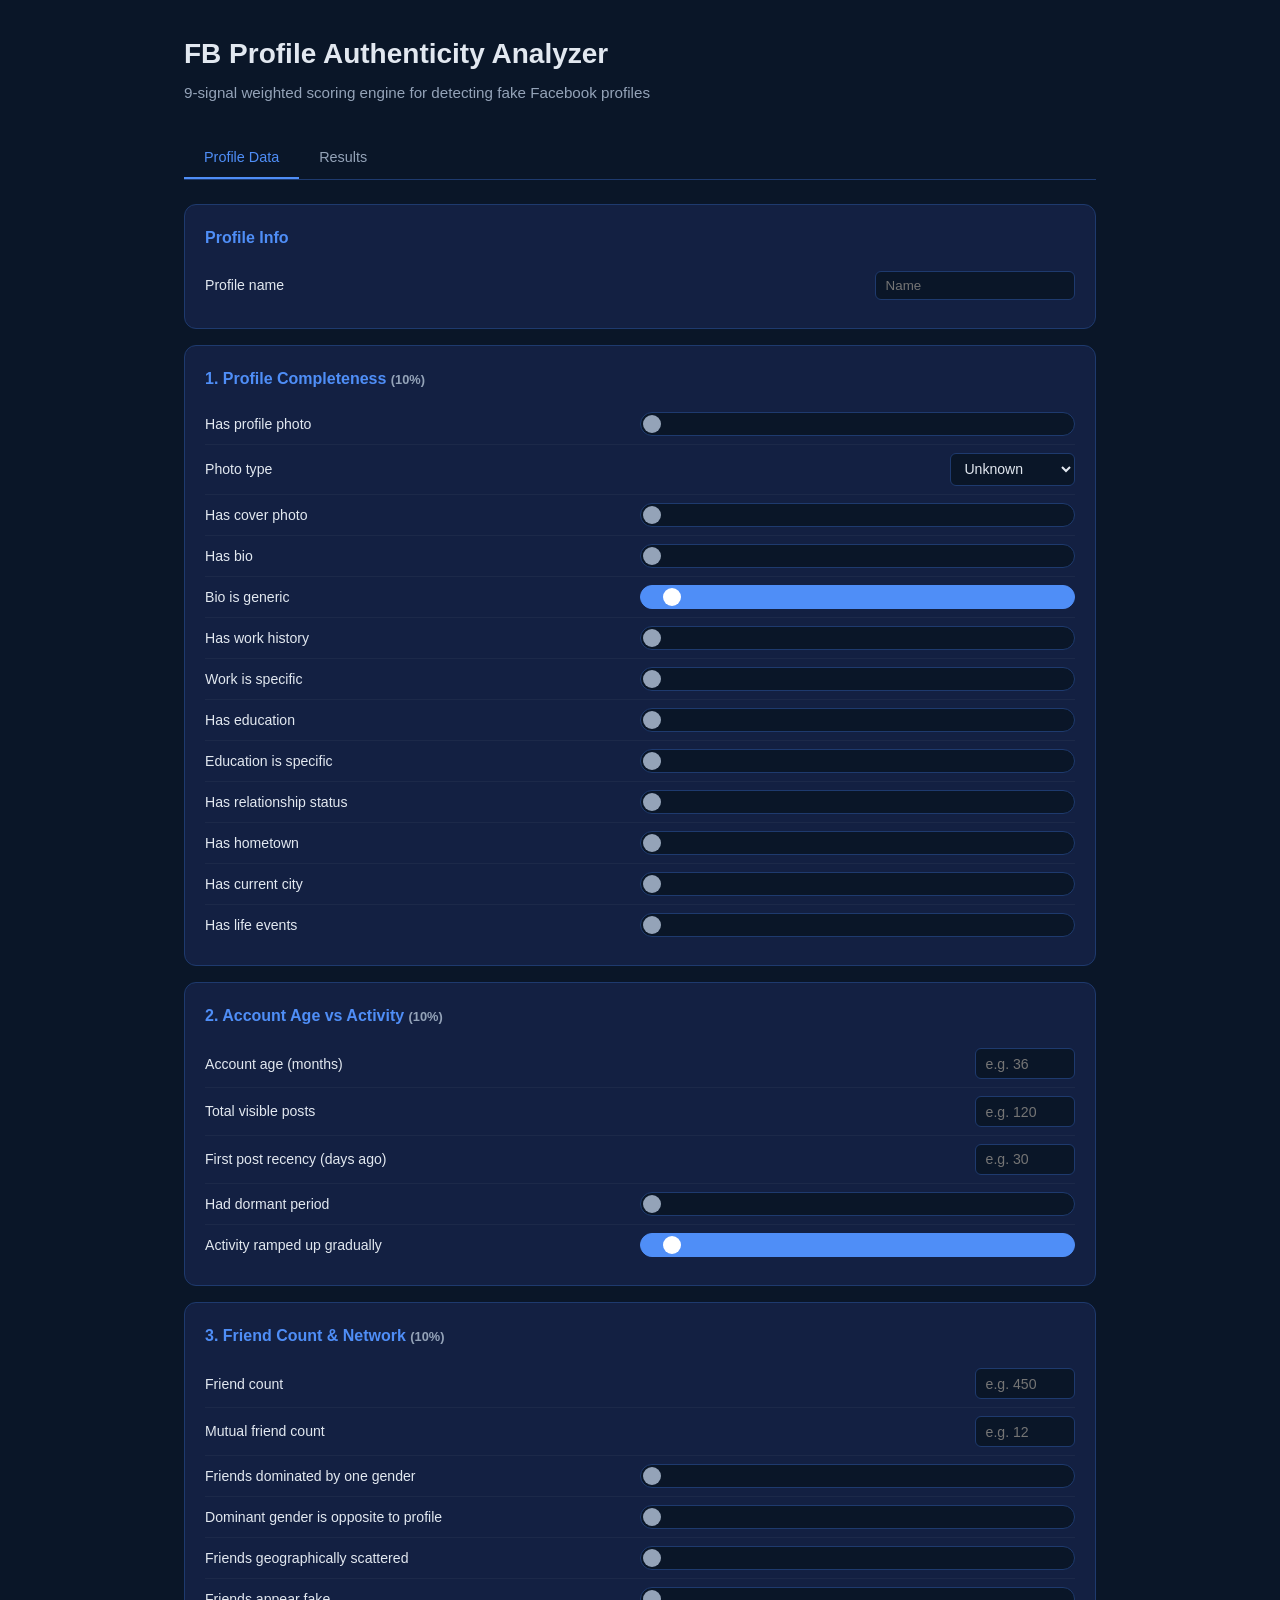
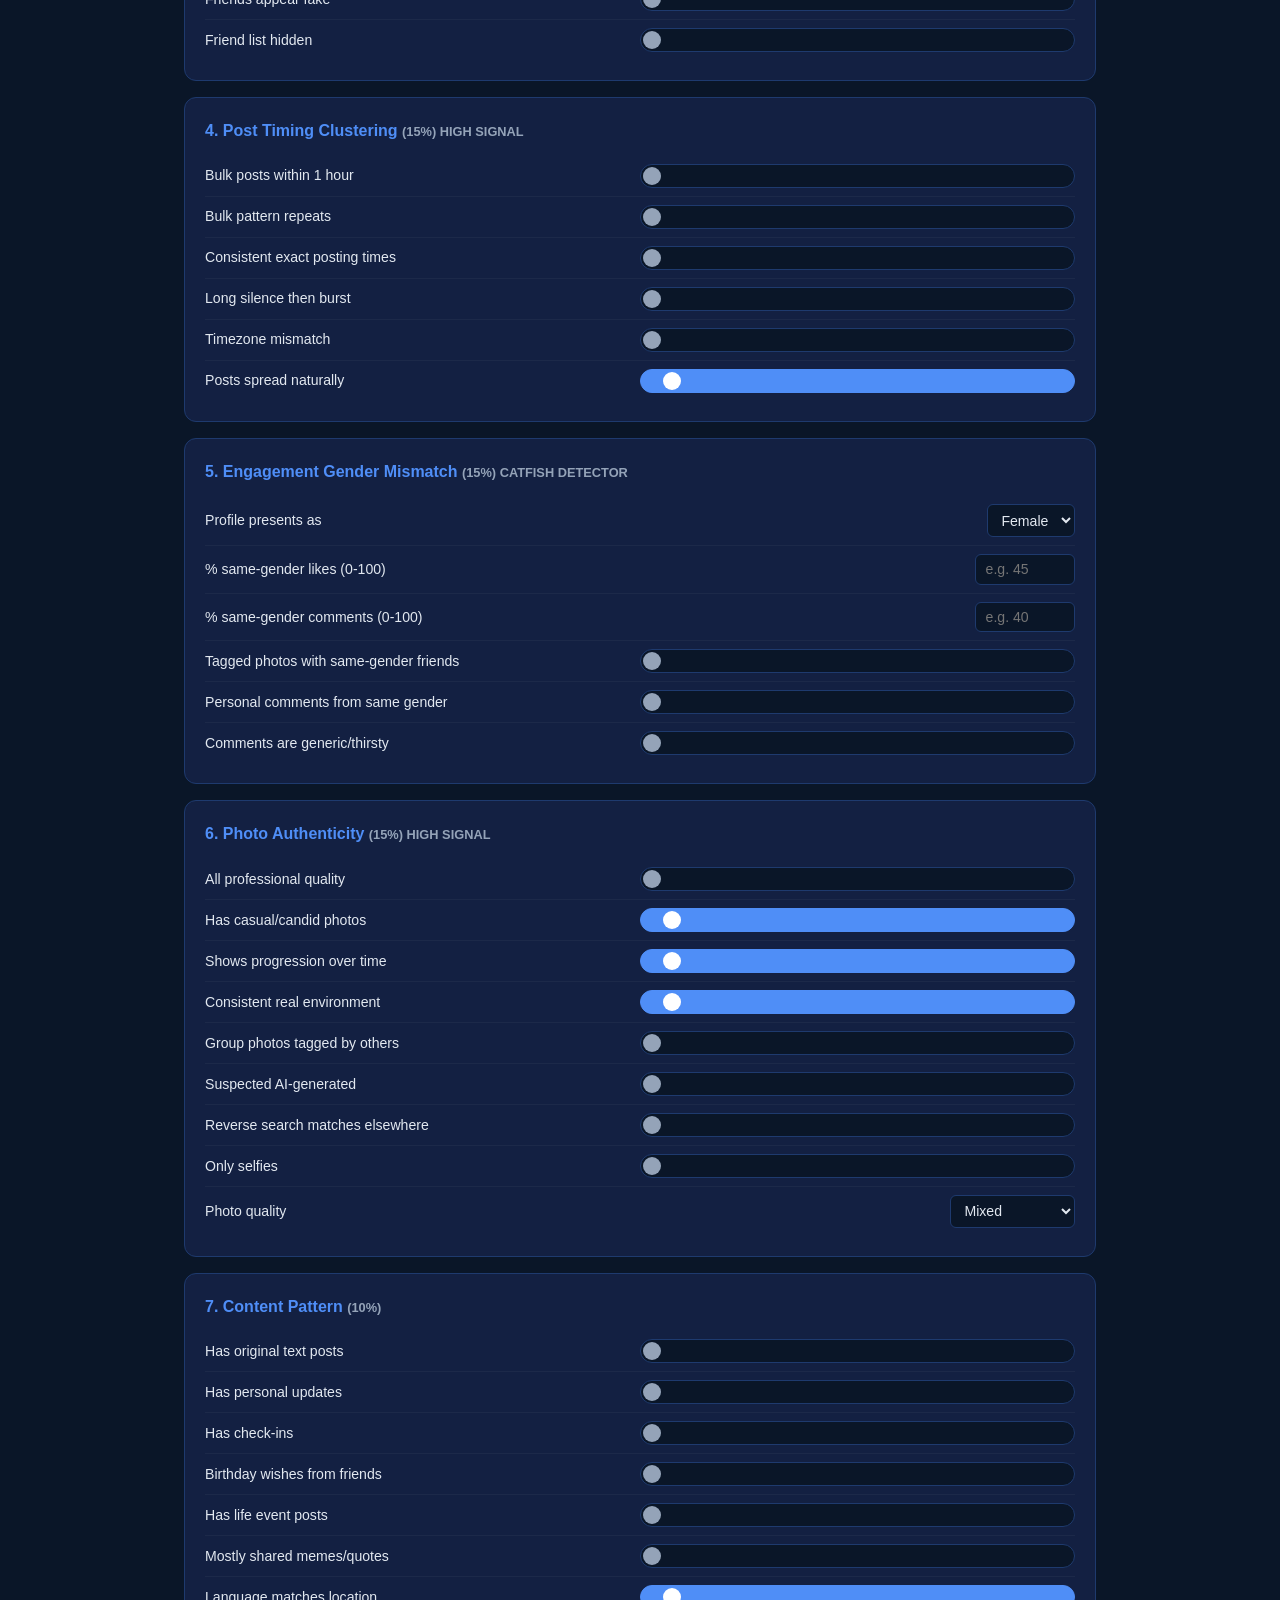
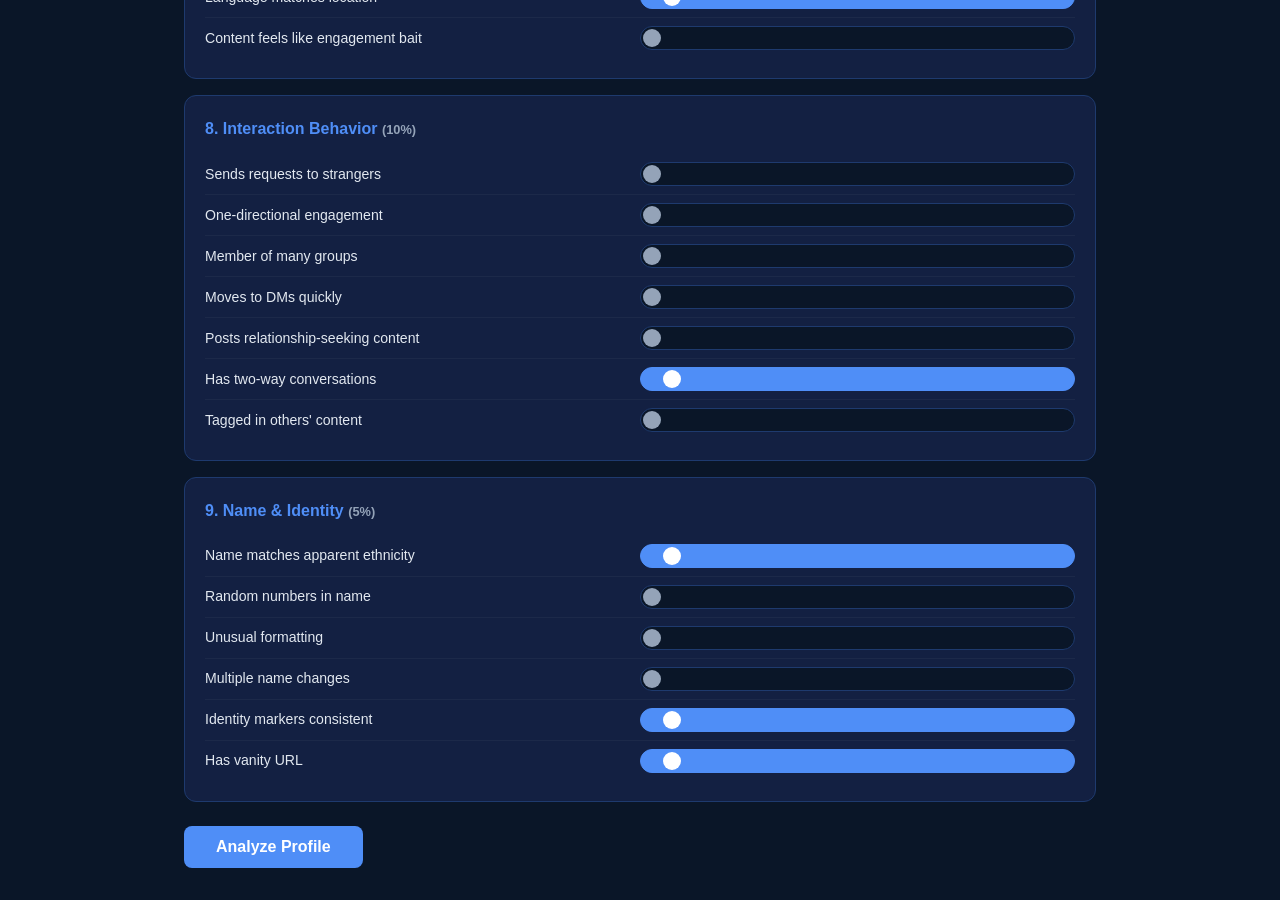
<file: frontend/index.html>
<!DOCTYPE html>
<html lang="en">
<head>
    <meta charset="UTF-8">
    <meta name="viewport" content="width=device-width, initial-scale=1.0">
    <title>FB Profile Authenticity Analyzer</title>
    <style>
        :root {
            --navy: #0a1628;
            --navy-light: #132042;
            --navy-mid: #1a2d5a;
            --accent: #4f8ef7;
            --accent-dim: #3a6bc5;
            --green: #34d399;
            --yellow: #fbbf24;
            --orange: #f97316;
            --red: #ef4444;
            --text: #e2e8f0;
            --text-dim: #94a3b8;
            --border: #1e3a6e;
            --radius: 12px;
        }

        * { margin: 0; padding: 0; box-sizing: border-box; }

        body {
            font-family: -apple-system, BlinkMacSystemFont, 'Segoe UI', Roboto, sans-serif;
            background: var(--navy);
            color: var(--text);
            min-height: 100vh;
            line-height: 1.6;
        }

        .container { max-width: 960px; margin: 0 auto; padding: 2rem 1.5rem; }

        h1 {
            font-size: 1.75rem;
            font-weight: 700;
            margin-bottom: 0.25rem;
        }

        .subtitle { color: var(--text-dim); margin-bottom: 2rem; font-size: 0.95rem; }

        /* ── Tabs ── */
        .tabs {
            display: flex;
            gap: 0;
            border-bottom: 1px solid var(--border);
            margin-bottom: 1.5rem;
        }
        .tab {
            padding: 0.75rem 1.25rem;
            cursor: pointer;
            color: var(--text-dim);
            border-bottom: 2px solid transparent;
            transition: all 0.2s;
            font-size: 0.9rem;
            background: none;
            border-top: none; border-left: none; border-right: none;
        }
        .tab:hover { color: var(--text); }
        .tab.active { color: var(--accent); border-bottom-color: var(--accent); }

        .tab-content { display: none; }
        .tab-content.active { display: block; }

        /* ── Form ── */
        .signal-section {
            background: var(--navy-light);
            border: 1px solid var(--border);
            border-radius: var(--radius);
            padding: 1.25rem;
            margin-bottom: 1rem;
        }
        .signal-section h3 {
            font-size: 1rem;
            margin-bottom: 0.75rem;
            color: var(--accent);
        }
        .signal-section .weight { color: var(--text-dim); font-size: 0.8rem; }

        .field {
            display: flex;
            align-items: center;
            justify-content: space-between;
            padding: 0.5rem 0;
            border-bottom: 1px solid rgba(255,255,255,0.04);
        }
        .field:last-child { border-bottom: none; }
        .field label { font-size: 0.88rem; flex: 1; }

        .field input[type="number"] {
            width: 100px;
            background: var(--navy);
            border: 1px solid var(--border);
            color: var(--text);
            padding: 0.4rem 0.6rem;
            border-radius: 6px;
            font-size: 0.88rem;
        }
        .field input[type="range"] { width: 120px; accent-color: var(--accent); }

        .toggle {
            position: relative;
            width: 44px; height: 24px;
            cursor: pointer;
        }
        .toggle input { opacity: 0; width: 0; height: 0; }
        .toggle .slider {
            position: absolute; inset: 0;
            background: var(--navy);
            border: 1px solid var(--border);
            border-radius: 12px;
            transition: 0.2s;
        }
        .toggle .slider::before {
            content: '';
            position: absolute;
            width: 18px; height: 18px;
            left: 2px; bottom: 2px;
            background: var(--text-dim);
            border-radius: 50%;
            transition: 0.2s;
        }
        .toggle input:checked + .slider { background: var(--accent); border-color: var(--accent); }
        .toggle input:checked + .slider::before { transform: translateX(20px); background: white; }

        select {
            background: var(--navy);
            border: 1px solid var(--border);
            color: var(--text);
            padding: 0.4rem 0.6rem;
            border-radius: 6px;
            font-size: 0.88rem;
        }

        /* ── Buttons ── */
        .btn {
            display: inline-flex;
            align-items: center;
            gap: 0.5rem;
            padding: 0.75rem 2rem;
            border-radius: 8px;
            font-size: 1rem;
            font-weight: 600;
            cursor: pointer;
            border: none;
            transition: all 0.2s;
        }
        .btn-primary {
            background: var(--accent);
            color: white;
        }
        .btn-primary:hover { background: var(--accent-dim); }
        .btn-primary:disabled { opacity: 0.5; cursor: not-allowed; }

        .btn-bar { display: flex; gap: 1rem; margin-top: 1.5rem; }

        /* ── Results ── */
        .result-card {
            background: var(--navy-light);
            border: 1px solid var(--border);
            border-radius: var(--radius);
            padding: 1.5rem;
            margin-bottom: 1rem;
        }

        .verdict-banner {
            text-align: center;
            padding: 2rem;
            border-radius: var(--radius);
            margin-bottom: 1.5rem;
        }
        .verdict-banner.green { background: rgba(52,211,153,0.1); border: 1px solid rgba(52,211,153,0.3); }
        .verdict-banner.light-green { background: rgba(52,211,153,0.06); border: 1px solid rgba(52,211,153,0.2); }
        .verdict-banner.amber { background: rgba(251,191,36,0.1); border: 1px solid rgba(251,191,36,0.3); }
        .verdict-banner.orange { background: rgba(249,115,22,0.1); border: 1px solid rgba(249,115,22,0.3); }
        .verdict-banner.red { background: rgba(239,68,68,0.1); border: 1px solid rgba(239,68,68,0.3); }

        .verdict-score { font-size: 3rem; font-weight: 800; }
        .verdict-label { font-size: 1.25rem; font-weight: 600; margin-top: 0.5rem; }

        .signal-bar {
            display: flex;
            align-items: center;
            gap: 1rem;
            padding: 0.75rem 0;
            border-bottom: 1px solid rgba(255,255,255,0.04);
        }
        .signal-bar:last-child { border-bottom: none; }
        .signal-name { flex: 1; font-size: 0.9rem; }
        .signal-score-val { font-weight: 700; width: 40px; text-align: right; }
        .signal-meter {
            width: 120px; height: 6px;
            background: var(--navy);
            border-radius: 3px;
            overflow: hidden;
        }
        .signal-meter-fill { height: 100%; border-radius: 3px; transition: width 0.6s ease; }
        .flag-icon { font-size: 1.1rem; }

        .evidence-list, .steps-list { padding-left: 1.25rem; }
        .evidence-list li, .steps-list li { margin-bottom: 0.5rem; font-size: 0.92rem; }

        .obs-list { margin-top: 0.5rem; padding-left: 1rem; }
        .obs-list li { font-size: 0.82rem; color: var(--text-dim); margin-bottom: 0.25rem; }

        @media (max-width: 640px) {
            .container { padding: 1rem; }
            .signal-meter { width: 80px; }
        }
    </style>
</head>
<body>
    <div class="container">
        <h1>FB Profile Authenticity Analyzer</h1>
        <p class="subtitle">9-signal weighted scoring engine for detecting fake Facebook profiles</p>

        <div class="tabs">
            <button class="tab active" data-tab="input">Profile Data</button>
            <button class="tab" data-tab="results">Results</button>
        </div>

        <!-- ═══ INPUT TAB ═══ -->
        <div id="tab-input" class="tab-content active">
            <div class="signal-section">
                <h3>Profile Info</h3>
                <div class="field">
                    <label>Profile name</label>
                    <input type="text" id="profile_name" placeholder="Name" style="width:200px;background:var(--navy);border:1px solid var(--border);color:var(--text);padding:0.4rem 0.6rem;border-radius:6px">
                </div>
            </div>

            <!-- Signal 1 -->
            <div class="signal-section">
                <h3>1. Profile Completeness <span class="weight">(10%)</span></h3>
                <div class="field"><label>Has profile photo</label><label class="toggle"><input type="checkbox" data-path="completeness.has_profile_photo"><span class="slider"></span></label></div>
                <div class="field"><label>Photo type</label>
                    <select data-path="completeness.profile_photo_type">
                        <option value="unknown">Unknown</option>
                        <option value="real">Real</option>
                        <option value="stock">Stock</option>
                        <option value="ai_generated">AI Generated</option>
                        <option value="stolen">Stolen</option>
                    </select>
                </div>
                <div class="field"><label>Has cover photo</label><label class="toggle"><input type="checkbox" data-path="completeness.has_cover_photo"><span class="slider"></span></label></div>
                <div class="field"><label>Has bio</label><label class="toggle"><input type="checkbox" data-path="completeness.has_bio"><span class="slider"></span></label></div>
                <div class="field"><label>Bio is generic</label><label class="toggle"><input type="checkbox" data-path="completeness.bio_is_generic" checked><span class="slider"></span></label></div>
                <div class="field"><label>Has work history</label><label class="toggle"><input type="checkbox" data-path="completeness.has_work_history"><span class="slider"></span></label></div>
                <div class="field"><label>Work is specific</label><label class="toggle"><input type="checkbox" data-path="completeness.work_is_specific"><span class="slider"></span></label></div>
                <div class="field"><label>Has education</label><label class="toggle"><input type="checkbox" data-path="completeness.has_education"><span class="slider"></span></label></div>
                <div class="field"><label>Education is specific</label><label class="toggle"><input type="checkbox" data-path="completeness.education_is_specific"><span class="slider"></span></label></div>
                <div class="field"><label>Has relationship status</label><label class="toggle"><input type="checkbox" data-path="completeness.has_relationship_status"><span class="slider"></span></label></div>
                <div class="field"><label>Has hometown</label><label class="toggle"><input type="checkbox" data-path="completeness.has_hometown"><span class="slider"></span></label></div>
                <div class="field"><label>Has current city</label><label class="toggle"><input type="checkbox" data-path="completeness.has_current_city"><span class="slider"></span></label></div>
                <div class="field"><label>Has life events</label><label class="toggle"><input type="checkbox" data-path="completeness.has_life_events"><span class="slider"></span></label></div>
            </div>

            <!-- Signal 2 -->
            <div class="signal-section">
                <h3>2. Account Age vs Activity <span class="weight">(10%)</span></h3>
                <div class="field"><label>Account age (months)</label><input type="number" data-path="activity.account_age_months" min="0" placeholder="e.g. 36"></div>
                <div class="field"><label>Total visible posts</label><input type="number" data-path="activity.total_posts_visible" min="0" placeholder="e.g. 120"></div>
                <div class="field"><label>First post recency (days ago)</label><input type="number" data-path="activity.first_post_recency_days" min="0" placeholder="e.g. 30"></div>
                <div class="field"><label>Had dormant period</label><label class="toggle"><input type="checkbox" data-path="activity.had_dormant_period"><span class="slider"></span></label></div>
                <div class="field"><label>Activity ramped up gradually</label><label class="toggle"><input type="checkbox" data-path="activity.activity_ramp_gradual" checked><span class="slider"></span></label></div>
            </div>

            <!-- Signal 3 -->
            <div class="signal-section">
                <h3>3. Friend Count & Network <span class="weight">(10%)</span></h3>
                <div class="field"><label>Friend count</label><input type="number" data-path="network.friend_count" min="0" placeholder="e.g. 450"></div>
                <div class="field"><label>Mutual friend count</label><input type="number" data-path="network.mutual_friend_count" min="0" placeholder="e.g. 12"></div>
                <div class="field"><label>Friends dominated by one gender</label><label class="toggle"><input type="checkbox" data-path="network.friends_single_gender_dominant"><span class="slider"></span></label></div>
                <div class="field"><label>Dominant gender is opposite to profile</label><label class="toggle"><input type="checkbox" data-path="network.dominant_gender_opposite_to_profile"><span class="slider"></span></label></div>
                <div class="field"><label>Friends geographically scattered</label><label class="toggle"><input type="checkbox" data-path="network.friends_geographically_scattered"><span class="slider"></span></label></div>
                <div class="field"><label>Friends appear fake</label><label class="toggle"><input type="checkbox" data-path="network.friends_appear_fake"><span class="slider"></span></label></div>
                <div class="field"><label>Friend list hidden</label><label class="toggle"><input type="checkbox" data-path="network.friend_list_hidden"><span class="slider"></span></label></div>
            </div>

            <!-- Signal 4 -->
            <div class="signal-section">
                <h3>4. Post Timing Clustering <span class="weight">(15%) HIGH SIGNAL</span></h3>
                <div class="field"><label>Bulk posts within 1 hour</label><label class="toggle"><input type="checkbox" data-path="post_timing.bulk_posts_within_hour"><span class="slider"></span></label></div>
                <div class="field"><label>Bulk pattern repeats</label><label class="toggle"><input type="checkbox" data-path="post_timing.bulk_pattern_repeats"><span class="slider"></span></label></div>
                <div class="field"><label>Consistent exact posting times</label><label class="toggle"><input type="checkbox" data-path="post_timing.consistent_exact_times"><span class="slider"></span></label></div>
                <div class="field"><label>Long silence then burst</label><label class="toggle"><input type="checkbox" data-path="post_timing.long_silence_then_burst"><span class="slider"></span></label></div>
                <div class="field"><label>Timezone mismatch</label><label class="toggle"><input type="checkbox" data-path="post_timing.timezone_mismatch"><span class="slider"></span></label></div>
                <div class="field"><label>Posts spread naturally</label><label class="toggle"><input type="checkbox" data-path="post_timing.posts_spread_naturally" checked><span class="slider"></span></label></div>
            </div>

            <!-- Signal 5 -->
            <div class="signal-section">
                <h3>5. Engagement Gender Mismatch <span class="weight">(15%) CATFISH DETECTOR</span></h3>
                <div class="field"><label>Profile presents as</label>
                    <select data-path="engagement_gender.profile_presents_as">
                        <option value="female">Female</option>
                        <option value="male">Male</option>
                        <option value="other">Other</option>
                    </select>
                </div>
                <div class="field"><label>% same-gender likes (0-100)</label><input type="number" data-path="engagement_gender.pct_same_gender_likes" min="0" max="100" placeholder="e.g. 45"></div>
                <div class="field"><label>% same-gender comments (0-100)</label><input type="number" data-path="engagement_gender.pct_same_gender_comments" min="0" max="100" placeholder="e.g. 40"></div>
                <div class="field"><label>Tagged photos with same-gender friends</label><label class="toggle"><input type="checkbox" data-path="engagement_gender.has_tagged_photos_with_same_gender"><span class="slider"></span></label></div>
                <div class="field"><label>Personal comments from same gender</label><label class="toggle"><input type="checkbox" data-path="engagement_gender.has_personal_comments_from_same_gender"><span class="slider"></span></label></div>
                <div class="field"><label>Comments are generic/thirsty</label><label class="toggle"><input type="checkbox" data-path="engagement_gender.comments_are_generic_thirsty"><span class="slider"></span></label></div>
            </div>

            <!-- Signal 6 -->
            <div class="signal-section">
                <h3>6. Photo Authenticity <span class="weight">(15%) HIGH SIGNAL</span></h3>
                <div class="field"><label>All professional quality</label><label class="toggle"><input type="checkbox" data-path="photos.all_professional_quality"><span class="slider"></span></label></div>
                <div class="field"><label>Has casual/candid photos</label><label class="toggle"><input type="checkbox" data-path="photos.has_casual_candid_photos" checked><span class="slider"></span></label></div>
                <div class="field"><label>Shows progression over time</label><label class="toggle"><input type="checkbox" data-path="photos.shows_progression_over_time" checked><span class="slider"></span></label></div>
                <div class="field"><label>Consistent real environment</label><label class="toggle"><input type="checkbox" data-path="photos.consistent_real_environment" checked><span class="slider"></span></label></div>
                <div class="field"><label>Group photos tagged by others</label><label class="toggle"><input type="checkbox" data-path="photos.has_group_photos_tagged_by_others"><span class="slider"></span></label></div>
                <div class="field"><label>Suspected AI-generated</label><label class="toggle"><input type="checkbox" data-path="photos.suspected_ai_generated"><span class="slider"></span></label></div>
                <div class="field"><label>Reverse search matches elsewhere</label><label class="toggle"><input type="checkbox" data-path="photos.reverse_search_matches_elsewhere"><span class="slider"></span></label></div>
                <div class="field"><label>Only selfies</label><label class="toggle"><input type="checkbox" data-path="photos.only_selfies"><span class="slider"></span></label></div>
                <div class="field"><label>Photo quality</label>
                    <select data-path="photos.photo_quality">
                        <option value="mixed" selected>Mixed</option>
                        <option value="professional">Professional</option>
                        <option value="casual">Casual</option>
                        <option value="ai_generated">AI Generated</option>
                        <option value="unknown">Unknown</option>
                    </select>
                </div>
            </div>

            <!-- Signal 7 -->
            <div class="signal-section">
                <h3>7. Content Pattern <span class="weight">(10%)</span></h3>
                <div class="field"><label>Has original text posts</label><label class="toggle"><input type="checkbox" data-path="content.has_original_text_posts"><span class="slider"></span></label></div>
                <div class="field"><label>Has personal updates</label><label class="toggle"><input type="checkbox" data-path="content.has_personal_updates"><span class="slider"></span></label></div>
                <div class="field"><label>Has check-ins</label><label class="toggle"><input type="checkbox" data-path="content.has_check_ins"><span class="slider"></span></label></div>
                <div class="field"><label>Birthday wishes from friends</label><label class="toggle"><input type="checkbox" data-path="content.has_birthday_wishes_from_friends"><span class="slider"></span></label></div>
                <div class="field"><label>Has life event posts</label><label class="toggle"><input type="checkbox" data-path="content.has_life_event_posts"><span class="slider"></span></label></div>
                <div class="field"><label>Mostly shared memes/quotes</label><label class="toggle"><input type="checkbox" data-path="content.mostly_shared_memes_quotes"><span class="slider"></span></label></div>
                <div class="field"><label>Language matches location</label><label class="toggle"><input type="checkbox" data-path="content.language_matches_location" checked><span class="slider"></span></label></div>
                <div class="field"><label>Content feels like engagement bait</label><label class="toggle"><input type="checkbox" data-path="content.content_feels_engagement_bait"><span class="slider"></span></label></div>
            </div>

            <!-- Signal 8 -->
            <div class="signal-section">
                <h3>8. Interaction Behavior <span class="weight">(10%)</span></h3>
                <div class="field"><label>Sends requests to strangers</label><label class="toggle"><input type="checkbox" data-path="interaction.sends_requests_to_strangers"><span class="slider"></span></label></div>
                <div class="field"><label>One-directional engagement</label><label class="toggle"><input type="checkbox" data-path="interaction.one_directional_engagement"><span class="slider"></span></label></div>
                <div class="field"><label>Member of many groups</label><label class="toggle"><input type="checkbox" data-path="interaction.member_of_many_groups"><span class="slider"></span></label></div>
                <div class="field"><label>Moves to DMs quickly</label><label class="toggle"><input type="checkbox" data-path="interaction.moves_to_dms_quickly"><span class="slider"></span></label></div>
                <div class="field"><label>Posts relationship-seeking content</label><label class="toggle"><input type="checkbox" data-path="interaction.posts_relationship_seeking"><span class="slider"></span></label></div>
                <div class="field"><label>Has two-way conversations</label><label class="toggle"><input type="checkbox" data-path="interaction.has_two_way_conversations" checked><span class="slider"></span></label></div>
                <div class="field"><label>Tagged in others' content</label><label class="toggle"><input type="checkbox" data-path="interaction.tagged_in_others_content"><span class="slider"></span></label></div>
            </div>

            <!-- Signal 9 -->
            <div class="signal-section">
                <h3>9. Name & Identity <span class="weight">(5%)</span></h3>
                <div class="field"><label>Name matches apparent ethnicity</label><label class="toggle"><input type="checkbox" data-path="name_identity.name_matches_apparent_ethnicity" checked><span class="slider"></span></label></div>
                <div class="field"><label>Random numbers in name</label><label class="toggle"><input type="checkbox" data-path="name_identity.has_random_numbers_in_name"><span class="slider"></span></label></div>
                <div class="field"><label>Unusual formatting</label><label class="toggle"><input type="checkbox" data-path="name_identity.unusual_formatting"><span class="slider"></span></label></div>
                <div class="field"><label>Multiple name changes</label><label class="toggle"><input type="checkbox" data-path="name_identity.multiple_name_changes"><span class="slider"></span></label></div>
                <div class="field"><label>Identity markers consistent</label><label class="toggle"><input type="checkbox" data-path="name_identity.identity_markers_consistent" checked><span class="slider"></span></label></div>
                <div class="field"><label>Has vanity URL</label><label class="toggle"><input type="checkbox" data-path="name_identity.has_vanity_url" checked><span class="slider"></span></label></div>
            </div>

            <div class="btn-bar">
                <button class="btn btn-primary" id="analyzeBtn">Analyze Profile</button>
            </div>
        </div>

        <!-- ═══ RESULTS TAB ═══ -->
        <div id="tab-results" class="tab-content">
            <div id="results-container">
                <p style="color:var(--text-dim)">Run an analysis to see results here.</p>
            </div>
        </div>
    </div>

    <script>
    // ── Tab switching ──
    document.querySelectorAll('.tab').forEach(tab => {
        tab.addEventListener('click', () => {
            document.querySelectorAll('.tab').forEach(t => t.classList.remove('active'));
            document.querySelectorAll('.tab-content').forEach(c => c.classList.remove('active'));
            tab.classList.add('active');
            document.getElementById('tab-' + tab.dataset.tab).classList.add('active');
        });
    });

    // ── Collect form data ──
    function collectFormData() {
        const data = {
            profile_name: document.getElementById('profile_name').value || 'Unknown',
            completeness: {},
            activity: {},
            network: {},
            post_timing: {},
            engagement_gender: {},
            photos: {},
            content: {},
            interaction: {},
            name_identity: {}
        };

        // Collect all toggle/select/number fields
        document.querySelectorAll('[data-path]').forEach(el => {
            const parts = el.dataset.path.split('.');
            const section = parts[0];
            const field = parts[1];
            let value;

            if (el.type === 'checkbox') {
                value = el.checked;
            } else if (el.type === 'number') {
                value = el.value === '' ? null : Number(el.value);
                // Convert percentage inputs to 0-1 range for engagement gender
                if (section === 'engagement_gender' && (field === 'pct_same_gender_likes' || field === 'pct_same_gender_comments') && value !== null) {
                    value = value / 100;
                }
            } else {
                value = el.value;
            }

            data[section][field] = value;
        });

        return data;
    }

    // ── Render results ──
    function meterColor(score) {
        if (score >= 70) return 'var(--green)';
        if (score >= 40) return 'var(--yellow)';
        return 'var(--red)';
    }

    function flagEmoji(flag) {
        if (flag === 'clean') return '<span class="flag-icon" title="Clean">&#9989;</span>';
        if (flag === 'yellow') return '<span class="flag-icon" title="Yellow Flag">&#9888;&#65039;</span>';
        return '<span class="flag-icon" title="Red Flag">&#128681;</span>';
    }

    function verdictColor(verdict) {
        if (verdict === 'verified_real') return 'green';
        if (verdict === 'likely_real') return 'light-green';
        if (verdict === 'suspicious') return 'amber';
        if (verdict === 'likely_fake') return 'orange';
        return 'red';
    }

    function renderResults(result) {
        const c = document.getElementById('results-container');
        const vc = verdictColor(result.verdict);

        let html = `
            <div class="verdict-banner ${vc}">
                <div class="verdict-score">${result.verdict_emoji} ${result.final_score}</div>
                <div class="verdict-label">${result.verdict_label}</div>
                <div style="color:var(--text-dim);margin-top:0.5rem">Confidence: ${result.confidence.toUpperCase()}</div>
                ${result.catfish_override ? '<div style="color:var(--red);margin-top:0.75rem;font-weight:700">&#128680; CATFISH COMBO AUTO-FLAG TRIGGERED</div>' : ''}
            </div>
        `;

        // Signal breakdown
        html += '<div class="result-card"><h3 style="margin-bottom:1rem">Signal Breakdown</h3>';
        result.signals.forEach(s => {
            html += `
                <div class="signal-bar">
                    ${flagEmoji(s.flag)}
                    <span class="signal-name">${s.signal_number}. ${s.signal_name} <span style="color:var(--text-dim);font-size:0.8rem">(${(s.weight*100).toFixed(0)}%)</span></span>
                    <span class="signal-score-val" style="color:${meterColor(s.score)}">${s.score}</span>
                    <div class="signal-meter">
                        <div class="signal-meter-fill" style="width:${s.score}%;background:${meterColor(s.score)}"></div>
                    </div>
                </div>
                <ul class="obs-list">${s.observations.map(o => '<li>' + o + '</li>').join('')}</ul>
            `;
        });
        html += '</div>';

        // Top evidence
        html += '<div class="result-card"><h3 style="margin-bottom:0.75rem">Key Evidence</h3><ul class="evidence-list">';
        result.top_evidence.forEach(e => { html += '<li>' + e + '</li>'; });
        html += '</ul></div>';

        // Recommendation
        html += `<div class="result-card"><h3 style="margin-bottom:0.75rem">Recommendation</h3><p>${result.recommendation}</p></div>`;

        // Next steps
        if (result.next_steps.length > 0) {
            html += '<div class="result-card"><h3 style="margin-bottom:0.75rem">What to Check Next</h3><ul class="steps-list">';
            result.next_steps.forEach(s => { html += '<li>' + s + '</li>'; });
            html += '</ul></div>';
        }

        c.innerHTML = html;
    }

    // ── Analyze button ──
    document.getElementById('analyzeBtn').addEventListener('click', async () => {
        const btn = document.getElementById('analyzeBtn');
        btn.disabled = true;
        btn.textContent = 'Analyzing...';

        try {
            const data = collectFormData();
            const resp = await fetch('/api/analyze', {
                method: 'POST',
                headers: { 'Content-Type': 'application/json' },
                body: JSON.stringify(data)
            });

            if (!resp.ok) {
                const err = await resp.text();
                throw new Error(err);
            }

            const result = await resp.json();
            renderResults(result);

            // Switch to results tab
            document.querySelectorAll('.tab').forEach(t => t.classList.remove('active'));
            document.querySelectorAll('.tab-content').forEach(c => c.classList.remove('active'));
            document.querySelector('[data-tab="results"]').classList.add('active');
            document.getElementById('tab-results').classList.add('active');
        } catch (err) {
            alert('Analysis failed: ' + err.message);
        } finally {
            btn.disabled = false;
            btn.textContent = 'Analyze Profile';
        }
    });
    </script>
</body>
</html>
</file>
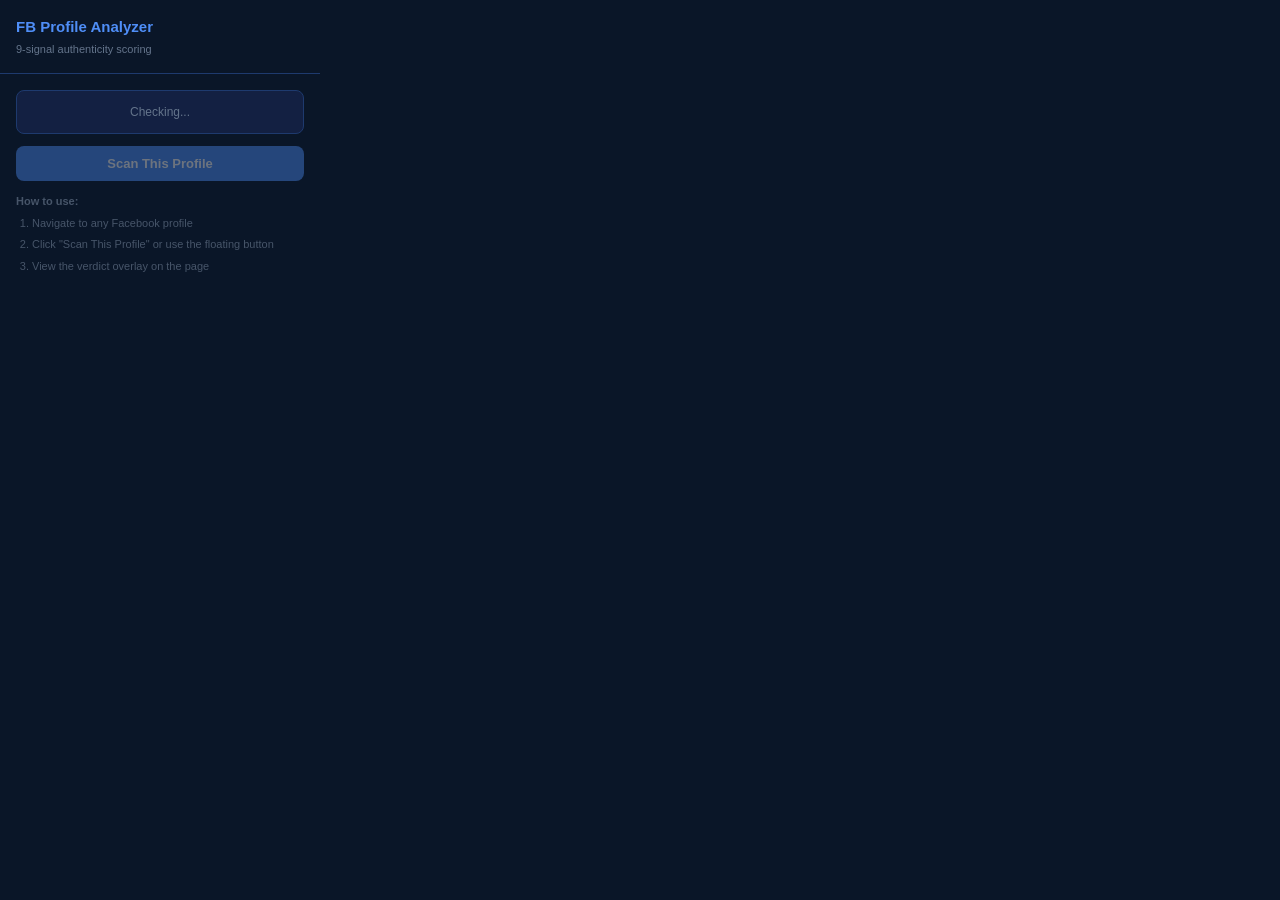
<file: extension/popup.html>
<!DOCTYPE html>
<html>
<head>
  <meta charset="UTF-8">
  <style>
    * { margin: 0; padding: 0; box-sizing: border-box; }
    body {
      width: 320px;
      background: #0a1628;
      color: #e2e8f0;
      font-family: -apple-system, BlinkMacSystemFont, 'Segoe UI', Roboto, sans-serif;
      font-size: 13px;
      line-height: 1.5;
    }
    .header {
      padding: 16px;
      border-bottom: 1px solid #1e3a6e;
    }
    .header h1 {
      font-size: 15px;
      font-weight: 700;
      color: #4f8ef7;
    }
    .header p {
      font-size: 11px;
      color: #64748b;
      margin-top: 2px;
    }
    .content { padding: 16px; }
    .status {
      padding: 12px;
      border-radius: 8px;
      text-align: center;
      font-size: 12px;
    }
    .status.ok {
      background: rgba(52, 211, 153, 0.1);
      border: 1px solid rgba(52, 211, 153, 0.2);
      color: #34d399;
    }
    .status.warn {
      background: rgba(251, 191, 36, 0.1);
      border: 1px solid rgba(251, 191, 36, 0.2);
      color: #fbbf24;
    }
    .status.off {
      background: #132042;
      border: 1px solid #1e3a6e;
      color: #64748b;
    }
    .btn {
      display: block;
      width: 100%;
      padding: 10px;
      margin-top: 12px;
      background: #4f8ef7;
      color: white;
      border: none;
      border-radius: 8px;
      font-size: 13px;
      font-weight: 600;
      cursor: pointer;
      transition: background 0.15s;
    }
    .btn:hover { background: #3a6bc5; }
    .btn:disabled { opacity: 0.4; cursor: not-allowed; }
    .result-mini { margin-top: 12px; }
    .result-mini .score-line {
      display: flex;
      align-items: baseline;
      gap: 8px;
    }
    .result-mini .score-val {
      font-size: 28px;
      font-weight: 800;
    }
    .result-mini .verdict-text {
      font-size: 13px;
      font-weight: 600;
    }
    .result-mini .rec {
      margin-top: 8px;
      font-size: 12px;
      color: #94a3b8;
      padding: 8px;
      background: #132042;
      border-radius: 6px;
    }
    .instructions {
      margin-top: 12px;
      font-size: 11px;
      color: #475569;
      line-height: 1.6;
    }
    .instructions li { margin-bottom: 4px; }
  </style>
</head>
<body>
  <div class="header">
    <h1>FB Profile Analyzer</h1>
    <p>9-signal authenticity scoring</p>
  </div>

  <div class="content">
    <div id="status" class="status off">Checking...</div>
    <button id="analyzeBtn" class="btn" disabled>Scan This Profile</button>

    <div id="result" class="result-mini" style="display:none"></div>

    <div class="instructions">
      <strong>How to use:</strong>
      <ol style="padding-left: 16px; margin-top: 4px;">
        <li>Navigate to any Facebook profile</li>
        <li>Click "Scan This Profile" or use the floating button</li>
        <li>View the verdict overlay on the page</li>
      </ol>
    </div>
  </div>

  <script src="popup.js"></script>
</body>
</html>
</file>
